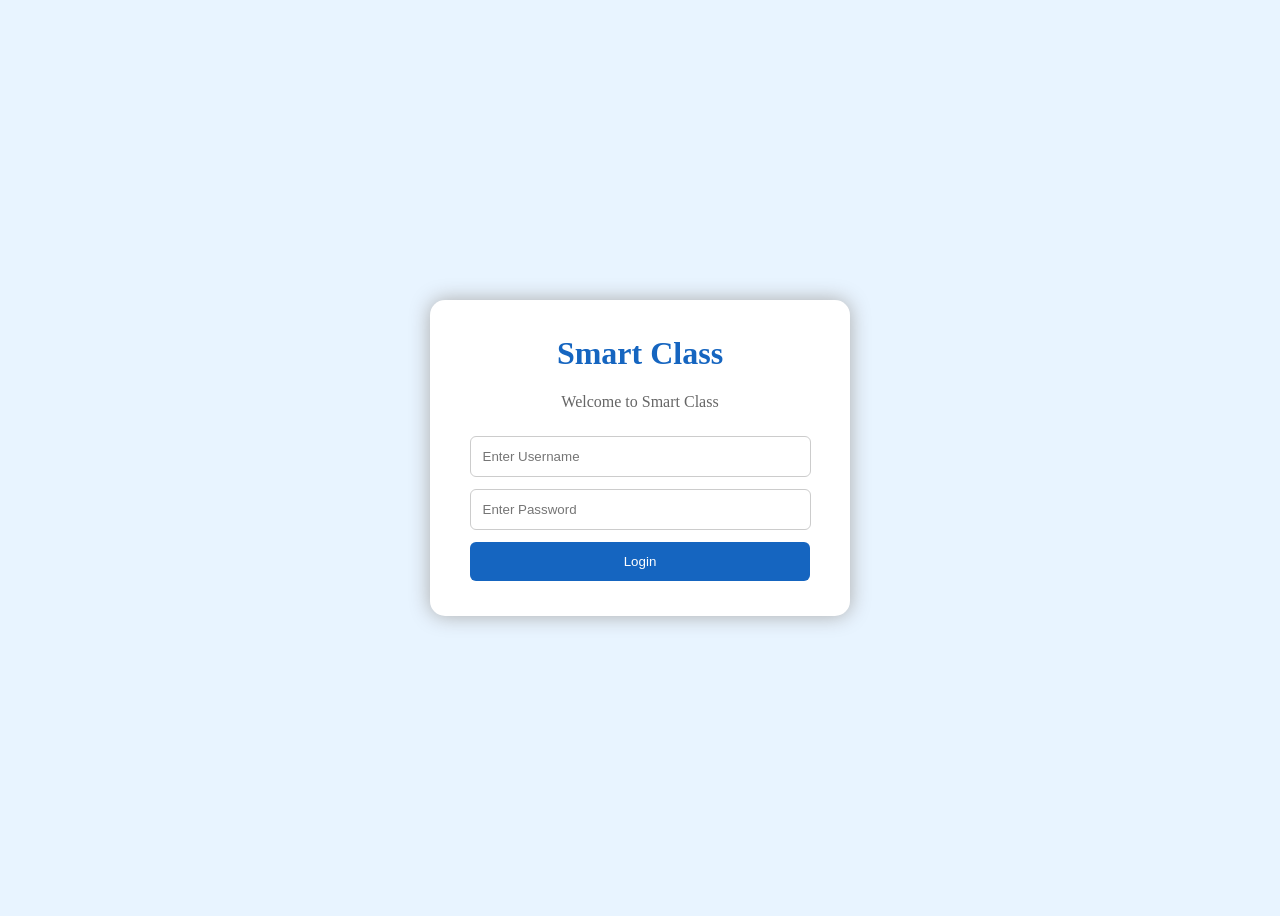
<file: index.html>
<!DOCTYPE html>
<html>
<head>
    <title>Smart Class - Login</title>
    <link rel="stylesheet" href="style.css">
</head>

<body class="login-page">

    <div class="login-box">

        <h1>Smart Class</h1>

        <p>Welcome to Smart Class</p>

        <input type="text" placeholder="Enter Username">

        <input type="password" placeholder="Enter Password">

        <button onclick="login()">Login</button>

    </div>

    <script>
        function login() {
            window.location.href = "home.html";
        }
    </script>

</body>
</html>
</file>
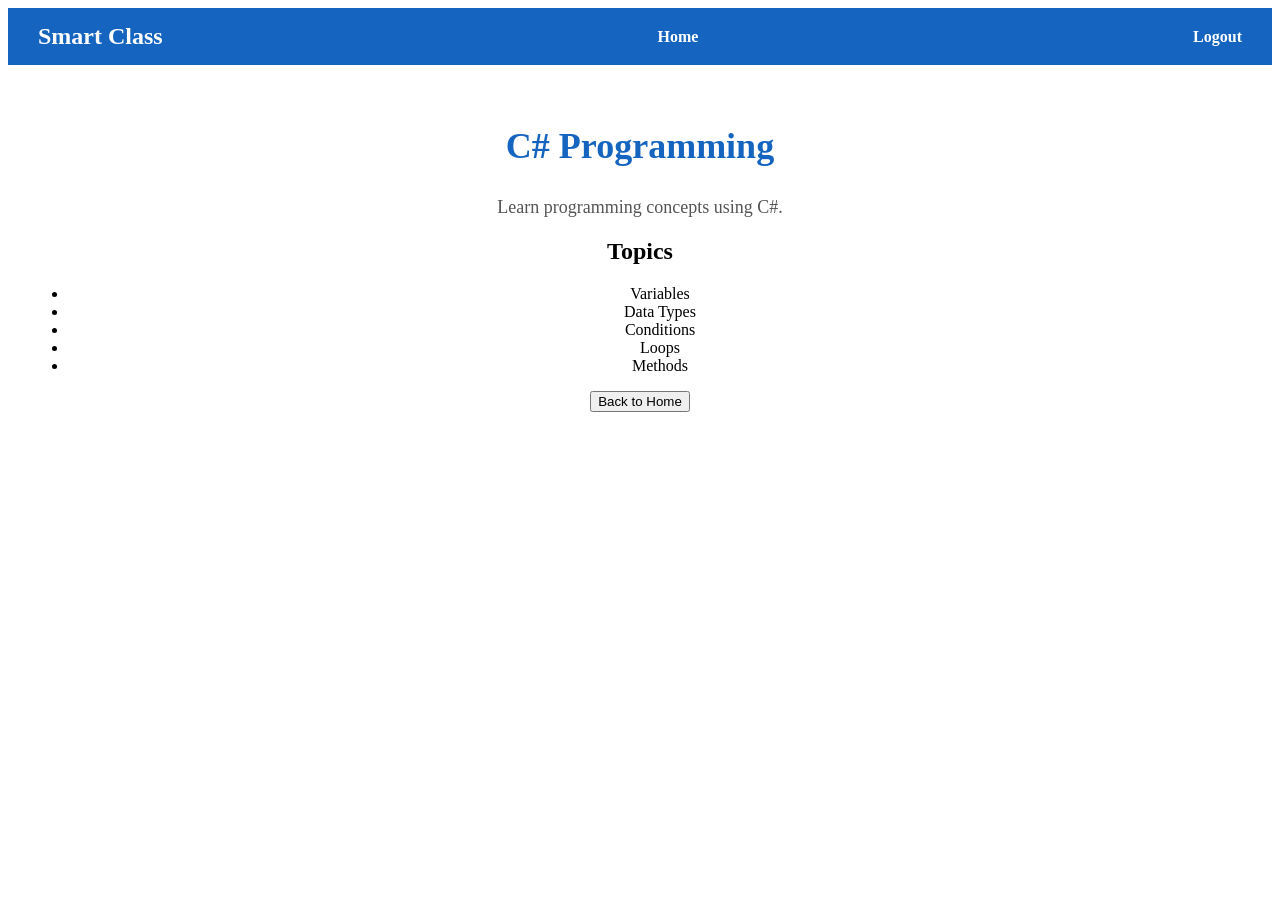
<file: csharp.html>
<!DOCTYPE html>
<html>
<head>
    <title>C# Programming</title>
    <link rel="stylesheet" href="style.css">
</head>

<body>

<nav>
    <h2>Smart Class</h2>
    <a href="home.html">Home</a>
    <a href="index.html">Logout</a>
</nav>

<section class="welcome">
    <h1>C# Programming</h1>

    <p>Learn programming concepts using C#.</p>

    <h2>Topics</h2>

    <ul>
        <li>Variables</li>
        <li>Data Types</li>
        <li>Conditions</li>
        <li>Loops</li>
        <li>Methods</li>
    </ul>

    <a href="home.html">
        <button>Back to Home</button>
    </a>
</section>

</body>
</html>
</file>
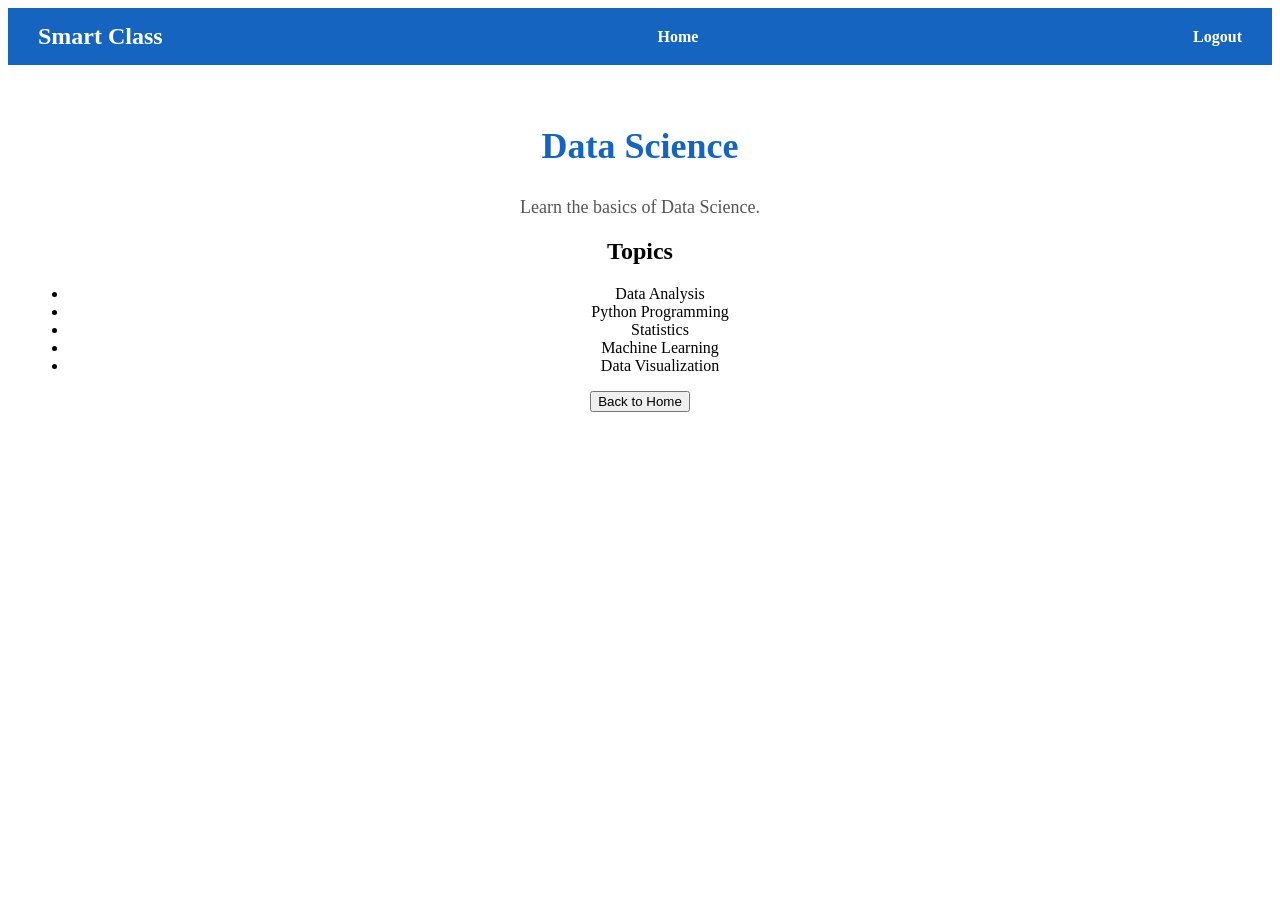
<file: data-science.html>
<!DOCTYPE html>
<html>
<head>
    <title>Data Science</title>
    <link rel="stylesheet" href="style.css">
</head>

<body>

<nav>
    <h2>Smart Class</h2>
    <a href="home.html">Home</a>
    <a href="index.html">Logout</a>
</nav>

<section class="welcome">

    <h1>Data Science</h1>

    <p>Learn the basics of Data Science.</p>

    <h2>Topics</h2>

    <ul>
        <li>Data Analysis</li>
        <li>Python Programming</li>
        <li>Statistics</li>
        <li>Machine Learning</li>
        <li>Data Visualization</li>
    </ul>

    <a href="home.html">
        <button>Back to Home</button>
    </a>

</section>

</body>
</html>
</file>
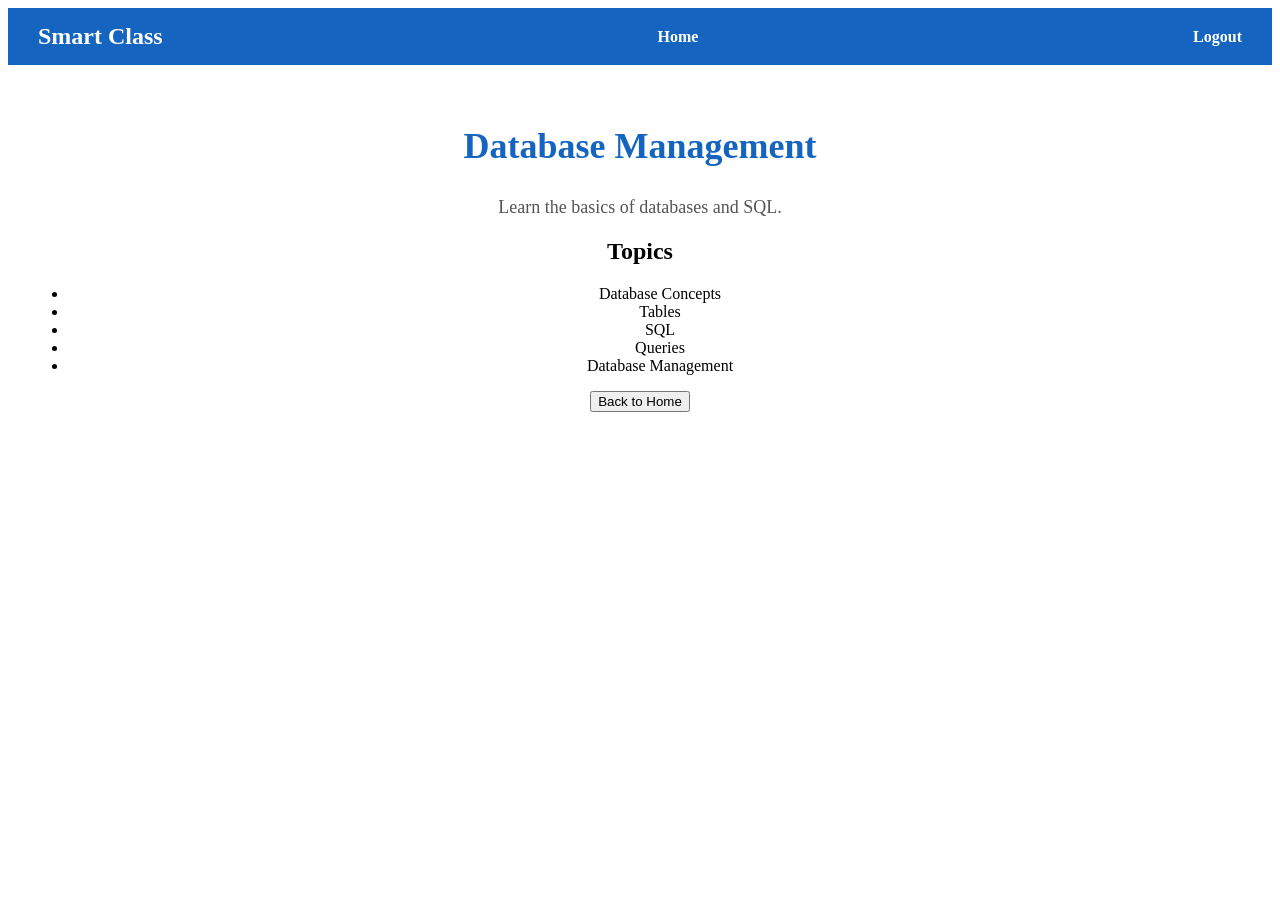
<file: database.html>
<!DOCTYPE html>
<html>
<head>
    <meta charset="UTF-8">

    <title>Database</title>
    <link rel="stylesheet" href="style.css">
</head>

<body>

<nav>
    <h2>Smart Class</h2>
    <a href="home.html">Home</a>
    <a href="index.html">Logout</a>
</nav>

<section class="welcome">
    <h1>Database Management</h1>

    <p>Learn the basics of databases and SQL.</p>

    <h2>Topics</h2>

    <ul>
        <li>Database Concepts</li>
        <li>Tables</li>
        <li>SQL</li>
        <li>Queries</li>
        <li>Database Management</li>
    </ul>

    <a href="home.html">
        <button>Back to Home</button>
    </a>
</section>

</body>
</html>
</file>
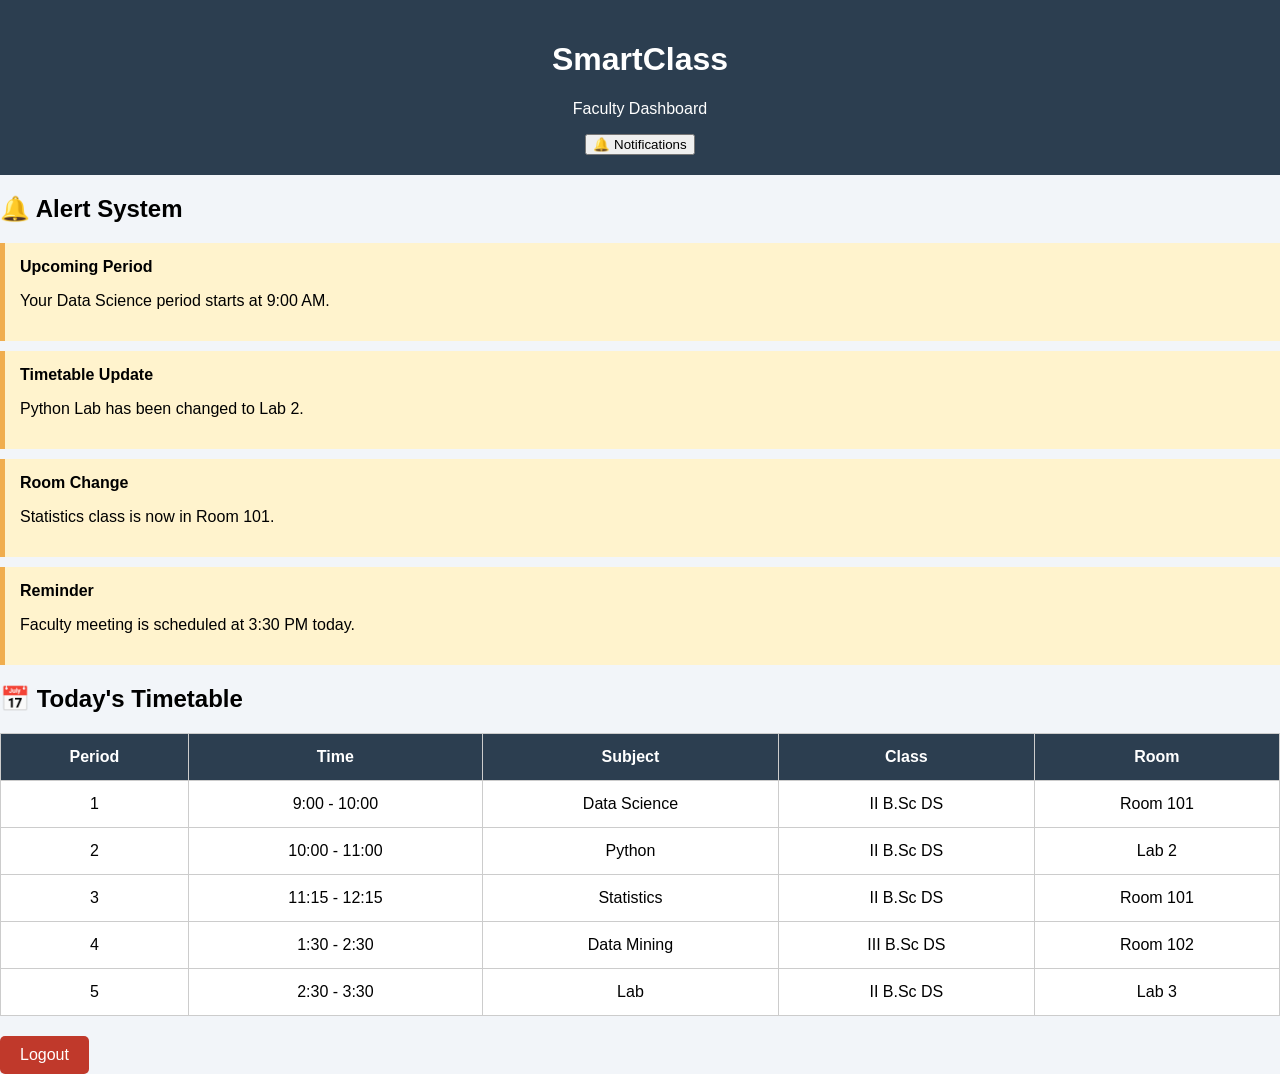
<file: faculty-dashboard.html>
<!DOCTYPE html>
<html>
<head>
    <title>Faculty Dashboard - SmartClass</title>

    <style>
        body {
            font-family: Arial;
            margin: 0;
            background: #f2f5f9;
        }

        .header {
            background: #2c3e50;
            color: white;
            padding: 20px;
            text-align: center;
        }

        .container {
            width: 90%;
            margin: 30px auto;
        }

        .welcome {
            background: white;
            padding: 20px;
            border-radius: 8px;
            margin-bottom: 20px;
        }

        .alert {
            background: #fff3cd;
            border-left: 5px solid #f0ad4e;
            padding: 15px;
            margin: 10px 0;
        }

        table {
            width: 100%;
            border-collapse: collapse;
            background: white;
            margin-top: 20px;
        }

        th, td {
            border: 1px solid #ccc;
            padding: 14px;
            text-align: center;
        }

        th {
            background: #2c3e50;
            color: white;
        }

        .logout {
            display: inline-block;
            margin-top: 20px;
            padding: 10px 20px;
            background: #c0392b;
            color: white;
            text-decoration: none;
            border-radius: 5px;
        }
    </style>
</head>

<body>

<div class="header">
    <h1>SmartClass</h1>
    <p>Faculty Dashboard</p>

    <button class="notification-btn" onclick="showAlerts()">
        🔔 Notifications
    </button>
</div>
<!-- Alert System -->

<div class="alert-container">

    <h2>🔔 Alert System</h2>

    <div class="alert">
        <strong>Upcoming Period</strong>
        <p>Your Data Science period starts at 9:00 AM.</p>
    </div>

    <div class="alert">
        <strong>Timetable Update</strong>
        <p>Python Lab has been changed to Lab 2.</p>
    </div>

    <div class="alert">
        <strong>Room Change</strong>
        <p>Statistics class is now in Room 101.</p>
    </div>

    <div class="alert">
        <strong>Reminder</strong>
        <p>Faculty meeting is scheduled at 3:30 PM today.</p>
    </div>

</div>

    <h2>📅 Today's Timetable</h2>

    <table>

        <tr>
            <th>Period</th>
            <th>Time</th>
            <th>Subject</th>
            <th>Class</th>
            <th>Room</th>
        </tr>

        <tr>
            <td>1</td>
            <td>9:00 - 10:00</td>
            <td>Data Science</td>
            <td>II B.Sc DS</td>
            <td>Room 101</td>
        </tr>

        <tr>
            <td>2</td>
            <td>10:00 - 11:00</td>
            <td>Python</td>
            <td>II B.Sc DS</td>
            <td>Lab 2</td>
        </tr>

        <tr>
            <td>3</td>
            <td>11:15 - 12:15</td>
            <td>Statistics</td>
            <td>II B.Sc DS</td>
            <td>Room 101</td>
        </tr>

        <tr>
            <td>4</td>
            <td>1:30 - 2:30</td>
            <td>Data Mining</td>
            <td>III B.Sc DS</td>
            <td>Room 102</td>
        </tr>

        <tr>
            <td>5</td>
            <td>2:30 - 3:30</td>
            <td>Lab</td>
            <td>II B.Sc DS</td>
            <td>Lab 3</td>
        </tr>

    </table>

    <a href="faculty-login.html" class="logout">Logout</a>

</div>

</body>
</html>
</file>
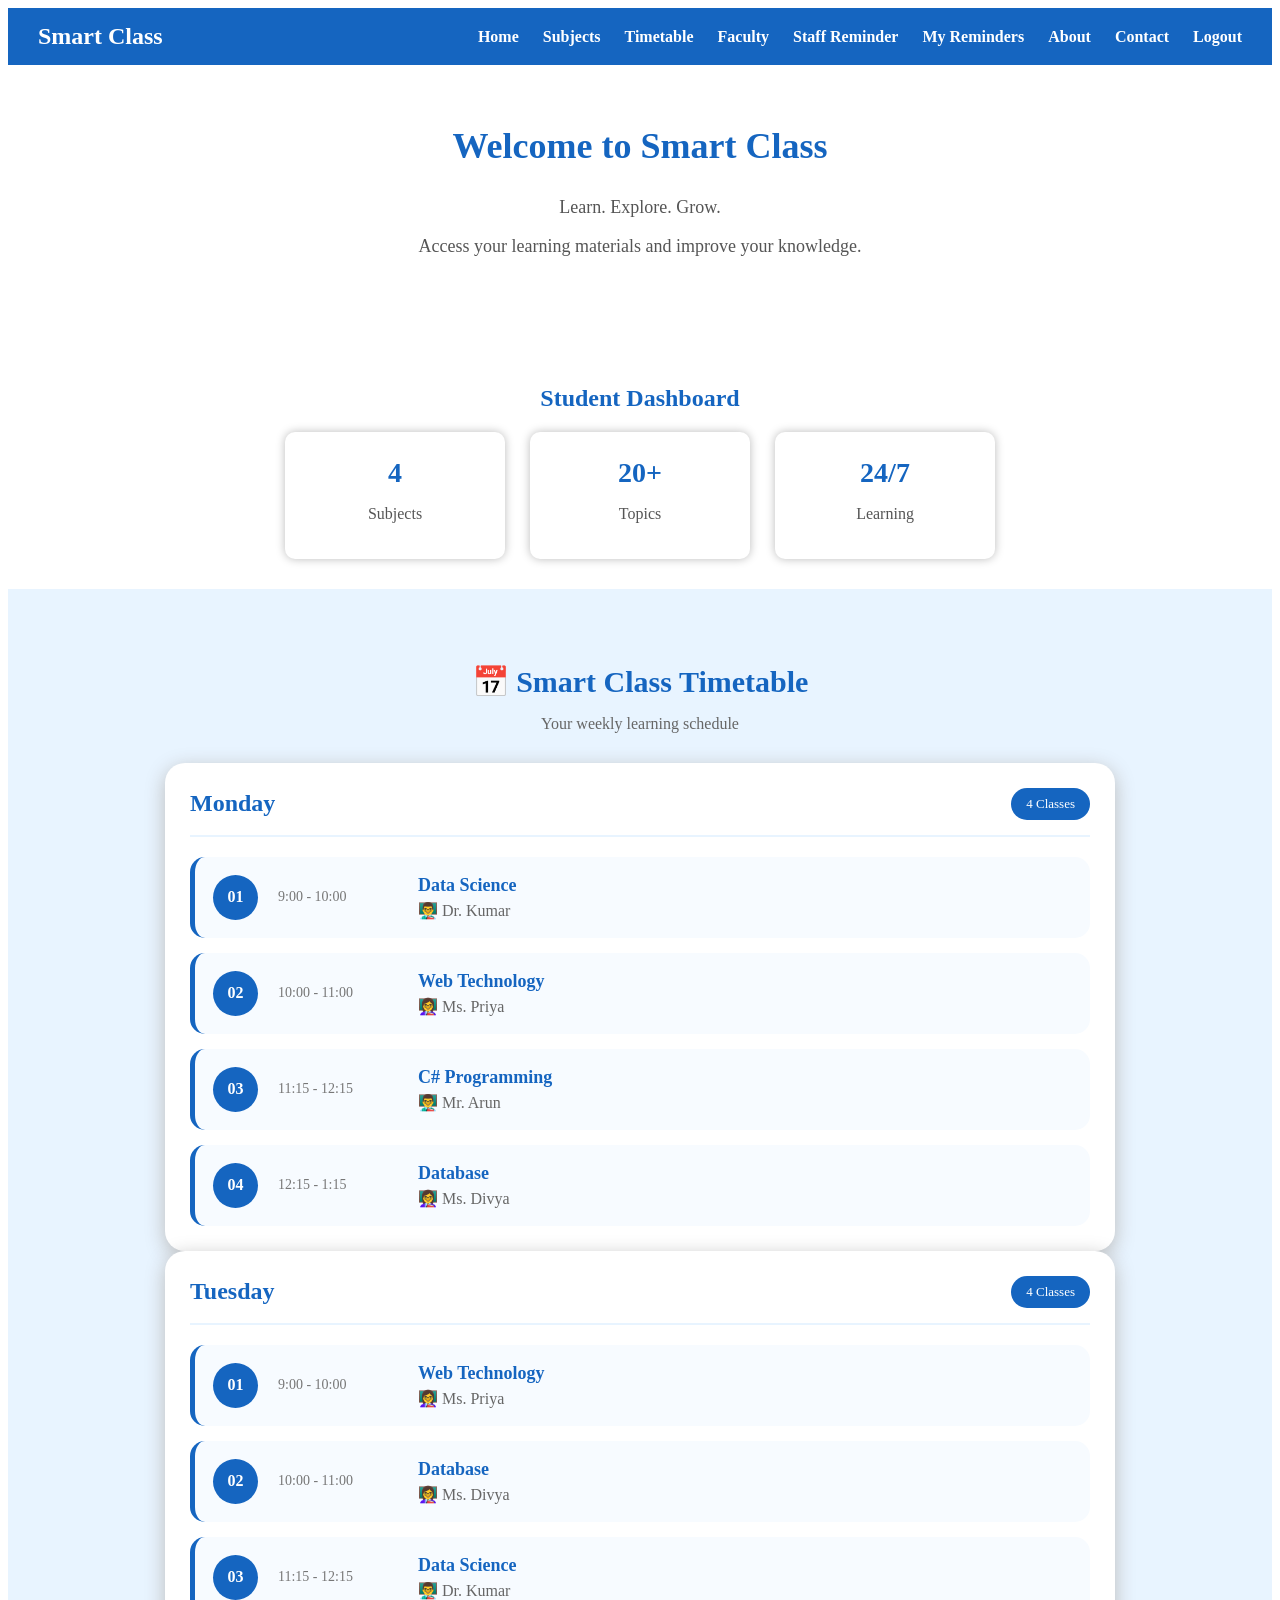
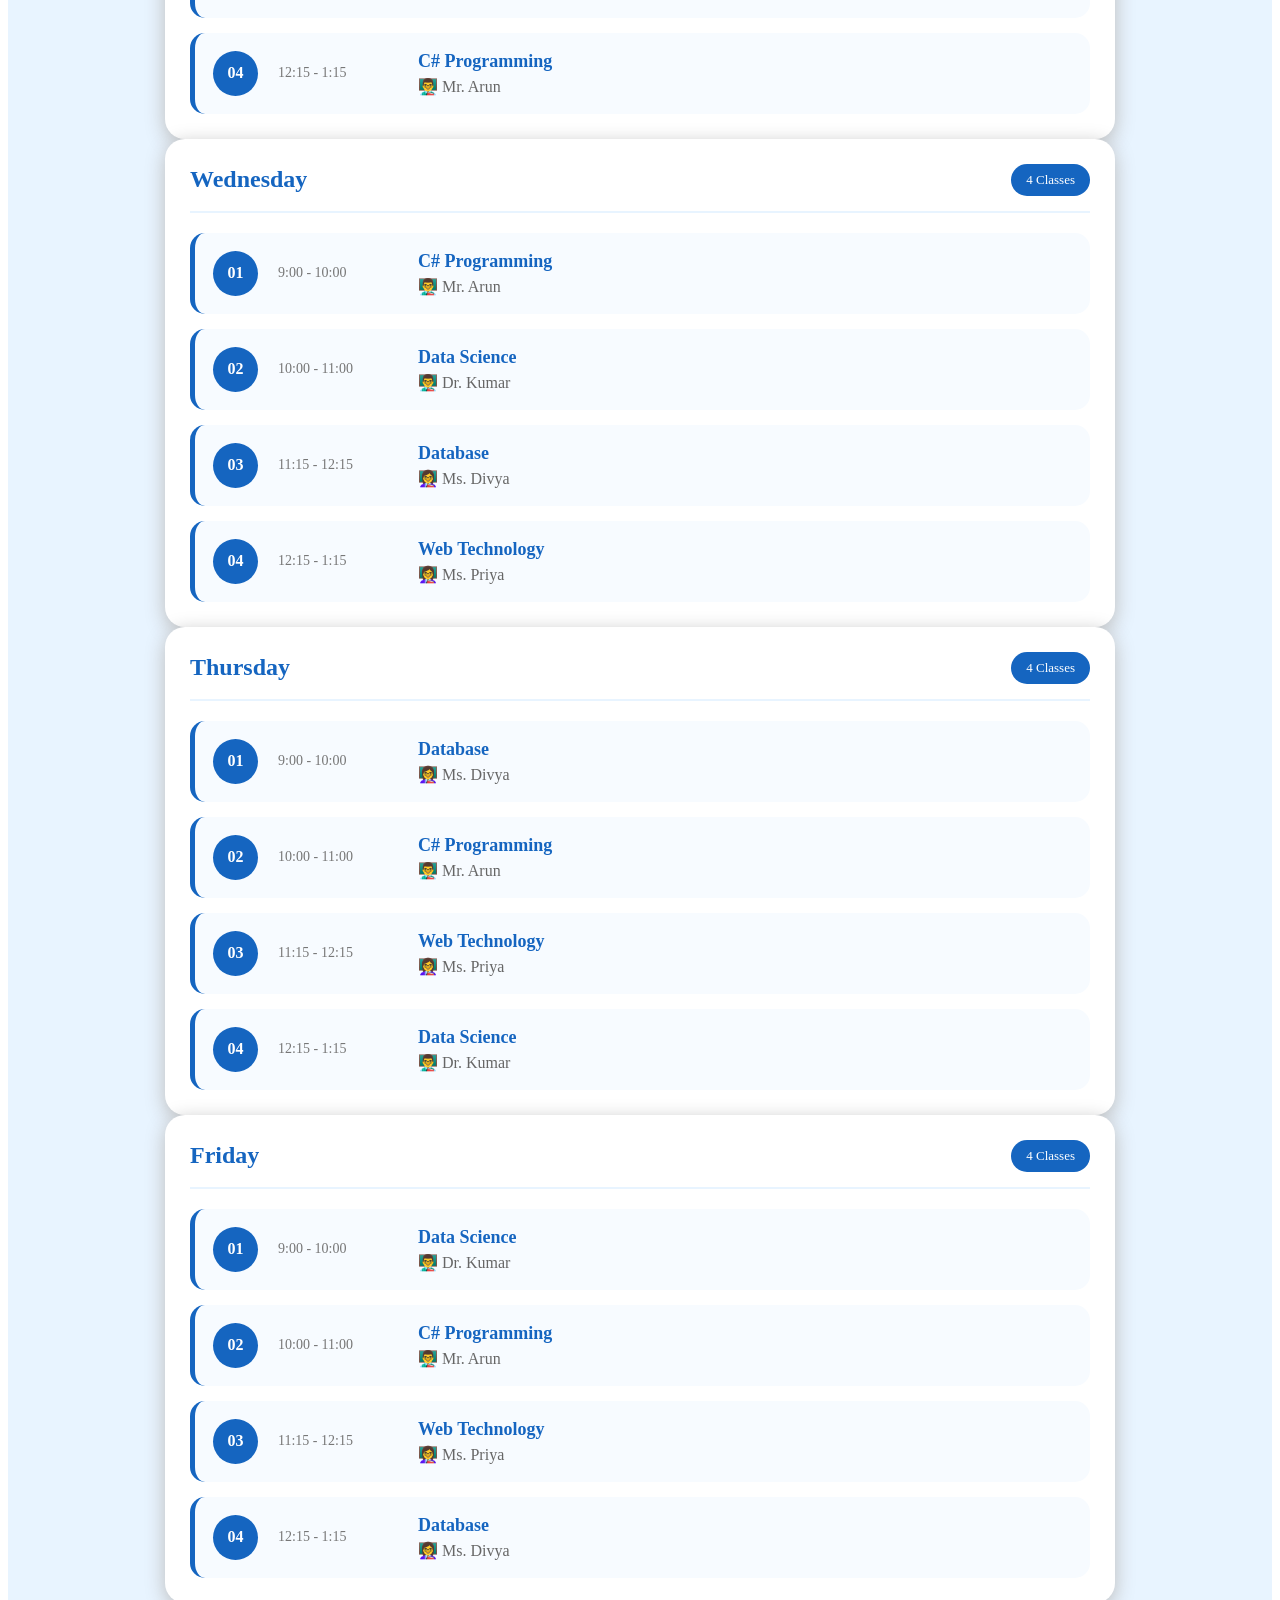
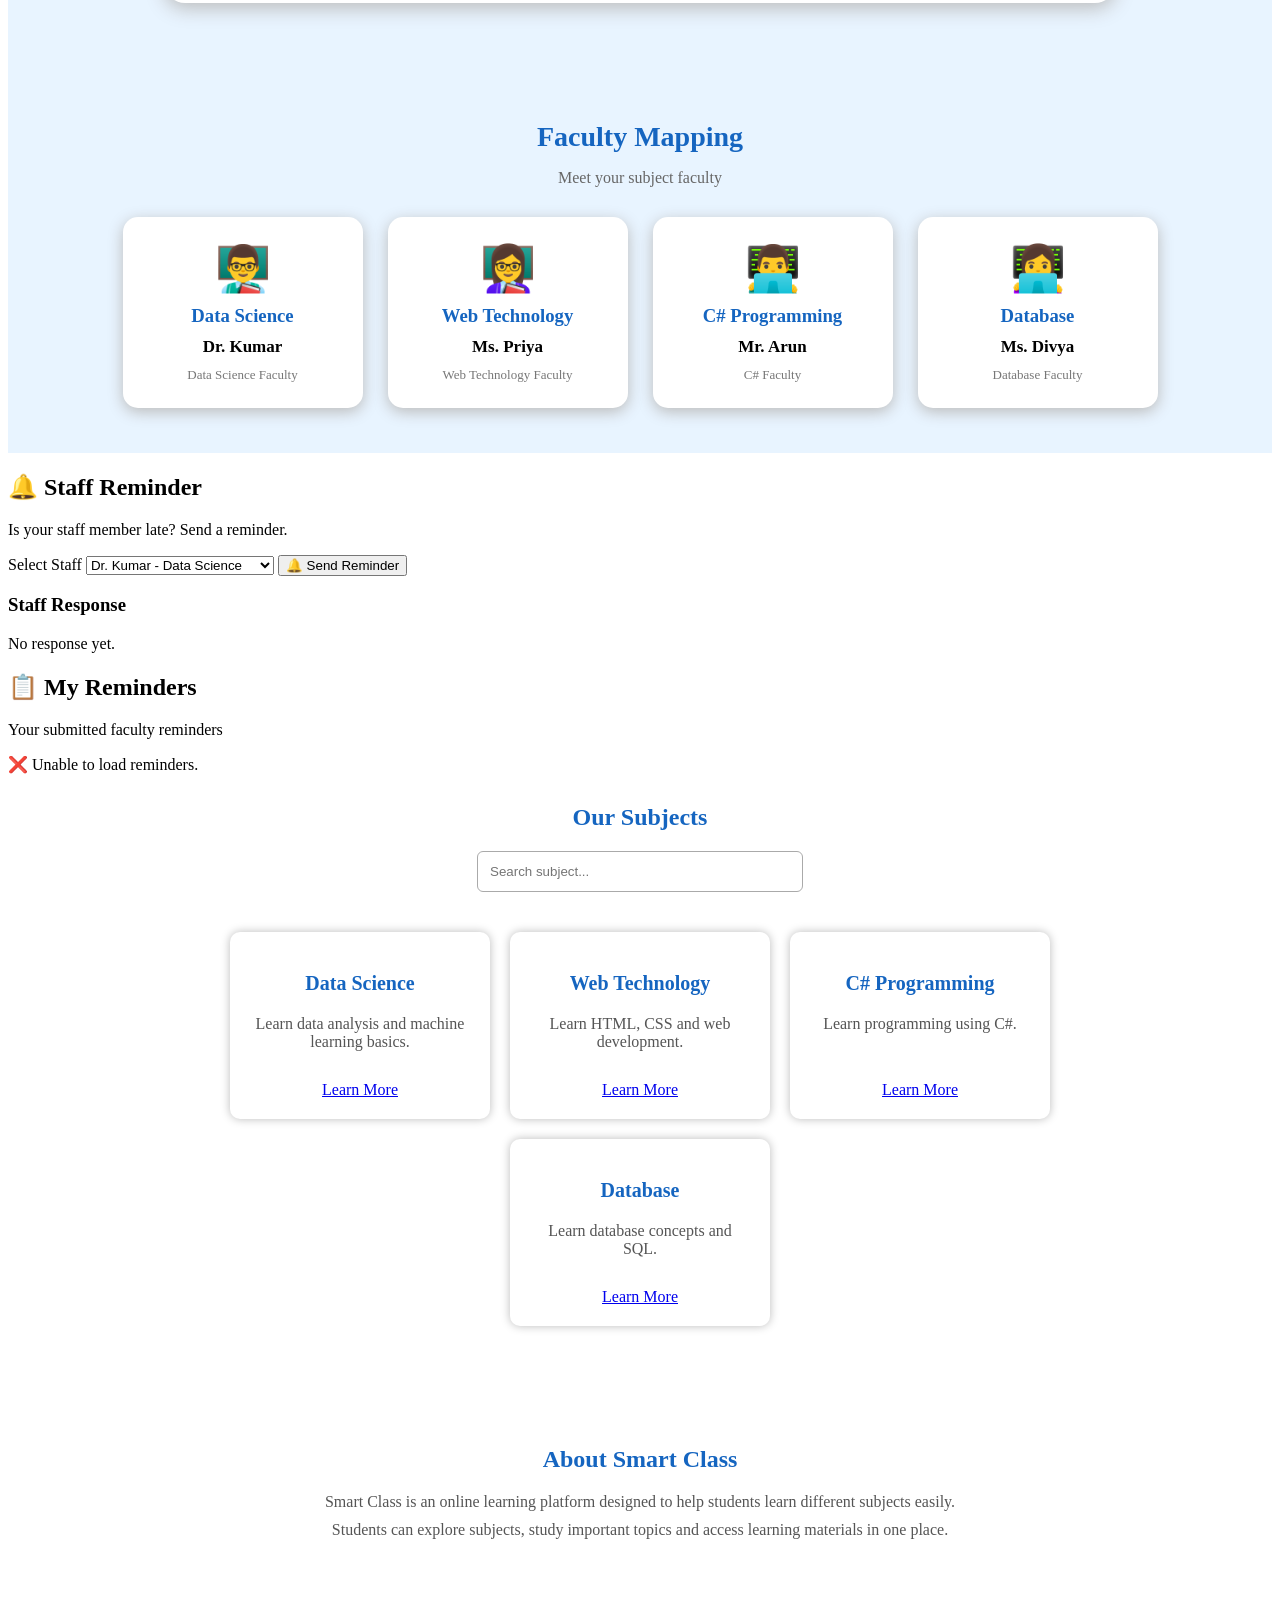
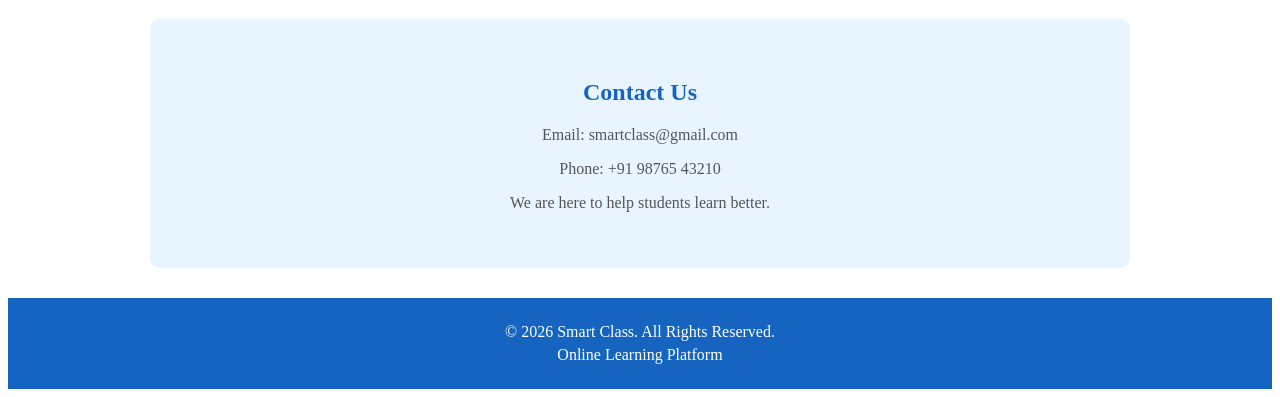
<file: home.html>
<!DOCTYPE html>
<html lang="en">

<head>

    <meta charset="UTF-8">

    <meta name="viewport" content="width=device-width, initial-scale=1.0">

    <title>Smart Class</title>

    <link rel="stylesheet" href="style.css">

</head>


<body>


<!-- ==================================================
     NAVIGATION
     ================================================== -->

<nav>

    <h2>Smart Class</h2>

    <div>

        <a href="home.html">Home</a>

        <a href="#subjects">Subjects</a>

        <a href="#timetable">Timetable</a>

        <a href="#faculty">Faculty</a>

        <a href="#reminder">Staff Reminder</a>

        <a href="#my-reminders">My Reminders</a>

        <a href="#about">About</a>

        <a href="#contact">Contact</a>

        <a href="index.html">Logout</a>

    </div>

</nav>



<!-- ==================================================
     WELCOME
     ================================================== -->

<section class="welcome">

    <h1>Welcome to Smart Class</h1>

    <p>Learn. Explore. Grow.</p>

    <p>
        Access your learning materials and improve your knowledge.
    </p>

</section>



<!-- ==================================================
     STUDENT DASHBOARD
     ================================================== -->

<section class="dashboard">

    <h2>Student Dashboard</h2>

    <div class="dashboard-box">

        <div>

            <h3>4</h3>

            <p>Subjects</p>

        </div>


        <div>

            <h3>20+</h3>

            <p>Topics</p>

        </div>


        <div>

            <h3>24/7</h3>

            <p>Learning</p>

        </div>

    </div>

</section>



<!-- ==================================================
     TIMETABLE
     ================================================== -->

<section id="timetable" class="creative-timetable">

    <h2>📅 Smart Class Timetable</h2>

    <p class="timetable-subtitle">
        Your weekly learning schedule
    </p>


    <!-- MONDAY -->

    <div class="day-card">

        <div class="day-header">

            <h3>Monday</h3>

            <span>4 Classes</span>

        </div>


        <div class="period-list">


            <div class="period-card">

                <div class="period-number">01</div>

                <div class="period-time">
                    9:00 - 10:00
                </div>

                <div class="period-info">

                    <h4>Data Science</h4>

                    <p>👨‍🏫 Dr. Kumar</p>

                </div>

            </div>


            <div class="period-card">

                <div class="period-number">02</div>

                <div class="period-time">
                    10:00 - 11:00
                </div>

                <div class="period-info">

                    <h4>Web Technology</h4>

                    <p>👩‍🏫 Ms. Priya</p>

                </div>

            </div>


            <div class="period-card">

                <div class="period-number">03</div>

                <div class="period-time">
                    11:15 - 12:15
                </div>

                <div class="period-info">

                    <h4>C# Programming</h4>

                    <p>👨‍🏫 Mr. Arun</p>

                </div>

            </div>


            <div class="period-card">

                <div class="period-number">04</div>

                <div class="period-time">
                    12:15 - 1:15
                </div>

                <div class="period-info">

                    <h4>Database</h4>

                    <p>👩‍🏫 Ms. Divya</p>

                </div>

            </div>

        </div>

    </div>



    <!-- TUESDAY -->

    <div class="day-card">

        <div class="day-header">

            <h3>Tuesday</h3>

            <span>4 Classes</span>

        </div>


        <div class="period-list">


            <div class="period-card">

                <div class="period-number">01</div>

                <div class="period-time">
                    9:00 - 10:00
                </div>

                <div class="period-info">

                    <h4>Web Technology</h4>

                    <p>👩‍🏫 Ms. Priya</p>

                </div>

            </div>


            <div class="period-card">

                <div class="period-number">02</div>

                <div class="period-time">
                    10:00 - 11:00
                </div>

                <div class="period-info">

                    <h4>Database</h4>

                    <p>👩‍🏫 Ms. Divya</p>

                </div>

            </div>


            <div class="period-card">

                <div class="period-number">03</div>

                <div class="period-time">
                    11:15 - 12:15
                </div>

                <div class="period-info">

                    <h4>Data Science</h4>

                    <p>👨‍🏫 Dr. Kumar</p>

                </div>

            </div>


            <div class="period-card">

                <div class="period-number">04</div>

                <div class="period-time">
                    12:15 - 1:15
                </div>

                <div class="period-info">

                    <h4>C# Programming</h4>

                    <p>👨‍🏫 Mr. Arun</p>

                </div>

            </div>

        </div>

    </div>



    <!-- WEDNESDAY -->

    <div class="day-card">

        <div class="day-header">

            <h3>Wednesday</h3>

            <span>4 Classes</span>

        </div>


        <div class="period-list">


            <div class="period-card">

                <div class="period-number">01</div>

                <div class="period-time">
                    9:00 - 10:00
                </div>

                <div class="period-info">

                    <h4>C# Programming</h4>

                    <p>👨‍🏫 Mr. Arun</p>

                </div>

            </div>


            <div class="period-card">

                <div class="period-number">02</div>

                <div class="period-time">
                    10:00 - 11:00
                </div>

                <div class="period-info">

                    <h4>Data Science</h4>

                    <p>👨‍🏫 Dr. Kumar</p>

                </div>

            </div>


            <div class="period-card">

                <div class="period-number">03</div>

                <div class="period-time">
                    11:15 - 12:15
                </div>

                <div class="period-info">

                    <h4>Database</h4>

                    <p>👩‍🏫 Ms. Divya</p>

                </div>

            </div>


            <div class="period-card">

                <div class="period-number">04</div>

                <div class="period-time">
                    12:15 - 1:15
                </div>

                <div class="period-info">

                    <h4>Web Technology</h4>

                    <p>👩‍🏫 Ms. Priya</p>

                </div>

            </div>

        </div>

    </div>



    <!-- THURSDAY -->

    <div class="day-card">

        <div class="day-header">

            <h3>Thursday</h3>

            <span>4 Classes</span>

        </div>


        <div class="period-list">


            <div class="period-card">

                <div class="period-number">01</div>

                <div class="period-time">
                    9:00 - 10:00
                </div>

                <div class="period-info">

                    <h4>Database</h4>

                    <p>👩‍🏫 Ms. Divya</p>

                </div>

            </div>


            <div class="period-card">

                <div class="period-number">02</div>

                <div class="period-time">
                    10:00 - 11:00
                </div>

                <div class="period-info">

                    <h4>C# Programming</h4>

                    <p>👨‍🏫 Mr. Arun</p>

                </div>

            </div>


            <div class="period-card">

                <div class="period-number">03</div>

                <div class="period-time">
                    11:15 - 12:15
                </div>

                <div class="period-info">

                    <h4>Web Technology</h4>

                    <p>👩‍🏫 Ms. Priya</p>

                </div>

            </div>


            <div class="period-card">

                <div class="period-number">04</div>

                <div class="period-time">
                    12:15 - 1:15
                </div>

                <div class="period-info">

                    <h4>Data Science</h4>

                    <p>👨‍🏫 Dr. Kumar</p>

                </div>

            </div>

        </div>

    </div>



    <!-- FRIDAY -->

    <div class="day-card">

        <div class="day-header">

            <h3>Friday</h3>

            <span>4 Classes</span>

        </div>


        <div class="period-list">


            <div class="period-card">

                <div class="period-number">01</div>

                <div class="period-time">
                    9:00 - 10:00
                </div>

                <div class="period-info">

                    <h4>Data Science</h4>

                    <p>👨‍🏫 Dr. Kumar</p>

                </div>

            </div>


            <div class="period-card">

                <div class="period-number">02</div>

                <div class="period-time">
                    10:00 - 11:00
                </div>

                <div class="period-info">

                    <h4>C# Programming</h4>

                    <p>👨‍🏫 Mr. Arun</p>

                </div>

            </div>


            <div class="period-card">

                <div class="period-number">03</div>

                <div class="period-time">
                    11:15 - 12:15
                </div>

                <div class="period-info">

                    <h4>Web Technology</h4>

                    <p>👩‍🏫 Ms. Priya</p>

                </div>

            </div>


            <div class="period-card">

                <div class="period-number">04</div>

                <div class="period-time">
                    12:15 - 1:15
                </div>

                <div class="period-info">

                    <h4>Database</h4>

                    <p>👩‍🏫 Ms. Divya</p>

                </div>

            </div>

        </div>

    </div>

</section>



<!-- ==================================================
     FACULTY
     ================================================== -->

<section id="faculty" class="faculty">

    <h2>Faculty Mapping</h2>

    <p class="faculty-subtitle">
        Meet your subject faculty
    </p>


    <div class="faculty-box">


        <div class="faculty-card">

            <div class="faculty-icon">👨‍🏫</div>

            <h3>Data Science</h3>

            <p>Dr. Kumar</p>

            <span>Data Science Faculty</span>

        </div>


        <div class="faculty-card">

            <div class="faculty-icon">👩‍🏫</div>

            <h3>Web Technology</h3>

            <p>Ms. Priya</p>

            <span>Web Technology Faculty</span>

        </div>


        <div class="faculty-card">

            <div class="faculty-icon">👨‍💻</div>

            <h3>C# Programming</h3>

            <p>Mr. Arun</p>

            <span>C# Faculty</span>

        </div>


        <div class="faculty-card">

            <div class="faculty-icon">👩‍💻</div>

            <h3>Database</h3>

            <p>Ms. Divya</p>

            <span>Database Faculty</span>

        </div>

    </div>

</section>



<!-- ==================================================
     STAFF REMINDER
     ================================================== -->

<section id="reminder" class="reminder-section">

    <h2>🔔 Staff Reminder</h2>

    <p class="reminder-subtitle">
        Is your staff member late? Send a reminder.
    </p>


    <div class="reminder-box">


        <label for="staffSelect">
            Select Staff
        </label>


        <select id="staffSelect">

            <option value="Dr. Kumar">
                Dr. Kumar - Data Science
            </option>

            <option value="Ms. Priya">
                Ms. Priya - Web Technology
            </option>

            <option value="Mr. Arun">
                Mr. Arun - C# Programming
            </option>

            <option value="Ms. Divya">
                Ms. Divya - Database
            </option>

        </select>


        <button
            type="button"
            onclick="sendReminder()">

            🔔 Send Reminder

        </button>


        <p id="reminderMessage"></p>

    </div>


    <!-- STAFF RESPONSE -->

    <div class="staff-response">

        <h3>Staff Response</h3>

        <p id="staffResponse">
            No response yet.
        </p>

    </div>

</section>



<!-- ==================================================
     MY REMINDERS
     ================================================== -->

<section id="my-reminders" class="my-reminders">

    <h2>📋 My Reminders</h2>

    <p class="reminders-subtitle">
        Your submitted faculty reminders
    </p>


    <div id="reminderList">

        <p>Loading reminders...</p>

    </div>

</section>



<!-- ==================================================
     SUBJECTS
     ================================================== -->

<section>

    <h2 id="subjects" class="title">
        Our Subjects
    </h2>


    <div class="search-box">

        <input
            type="text"
            id="searchInput"
            placeholder="Search subject..."
        >

    </div>


    <div class="subjects">


        <div class="card">

            <h3>Data Science</h3>

            <p>
                Learn data analysis and machine learning basics.
            </p>

            <a
                href="data-science.html"
                class="learn-more">

                Learn More

            </a>

        </div>


        <div class="card">

            <h3>Web Technology</h3>

            <p>
                Learn HTML, CSS and web development.
            </p>

            <a
                href="web-technology.html"
                class="learn-more">

                Learn More

            </a>

        </div>


        <div class="card">

            <h3>C# Programming</h3>

            <p>
                Learn programming using C#.
            </p>

            <a
                href="csharp.html"
                class="learn-more">

                Learn More

            </a>

        </div>


        <div class="card">

            <h3>Database</h3>

            <p>
                Learn database concepts and SQL.
            </p>

            <a
                href="database.html"
                class="learn-more">

                Learn More

            </a>

        </div>

    </div>

</section>



<!-- ==================================================
     ABOUT
     ================================================== -->

<section id="about" class="about">

    <h2>About Smart Class</h2>

    <p>
        Smart Class is an online learning platform designed
        to help students learn different subjects easily.
    </p>

    <p>
        Students can explore subjects, study important topics
        and access learning materials in one place.
    </p>

</section>



<!-- ==================================================
     CONTACT
     ================================================== -->

<section id="contact" class="contact">

    <h2>Contact Us</h2>

    <p>Email: smartclass@gmail.com</p>

    <p>Phone: +91 98765 43210</p>

    <p>
        We are here to help students learn better.
    </p>

</section>



<!-- ==================================================
     FOOTER
     ================================================== -->

<footer>

    <p>
        © 2026 Smart Class. All Rights Reserved.
    </p>

    <p>
        Online Learning Platform
    </p>

</footer>



<!-- ==================================================
     JAVASCRIPT
     ================================================== -->

<script>


/* ==================================================
   SUBJECT SEARCH
   ================================================== */

document
    .getElementById("searchInput")
    .addEventListener("keyup", function() {

        let search =
            this.value.toLowerCase();

        let cards =
            document.querySelectorAll(".card");


        cards.forEach(function(card) {

            let subject =
                card
                    .querySelector("h3")
                    .textContent
                    .toLowerCase();


            if (subject.includes(search)) {

                card.style.display = "block";

            }

            else {

                card.style.display = "none";

            }

        });

    });



/* ==================================================
   SEND STAFF REMINDER
   ================================================== */

function sendReminder() {


    let staff =
        document
            .getElementById("staffSelect")
            .value;


    let subject = "";


    if (staff === "Dr. Kumar") {

        subject = "Data Science";

    }

    else if (staff === "Ms. Priya") {

        subject = "Web Technology";

    }

    else if (staff === "Mr. Arun") {

        subject = "C# Programming";

    }

    else if (staff === "Ms. Divya") {

        subject = "Database";

    }


    let reminder = {

        student: "Student",

        className: "II B.Sc DS",

        staff: staff,

        subject: subject,

        message:
            "Faculty, you are late for the class."

    };


    document
        .getElementById("reminderMessage")
        .innerHTML =
        "⏳ Sending reminder...";


    fetch("reminder.php", {

        method: "POST",

        headers: {

            "Content-Type":
                "application/x-www-form-urlencoded"

        },


        body:

            "student=" +
            encodeURIComponent(
                reminder.student
            )

            +

            "&className=" +
            encodeURIComponent(
                reminder.className
            )

            +

            "&staff=" +
            encodeURIComponent(
                reminder.staff
            )

            +

            "&subject=" +
            encodeURIComponent(
                reminder.subject
            )

            +

            "&message=" +
            encodeURIComponent(
                reminder.message
            )

    })


    .then(function(response) {

        return response.text();

    })


    .then(function(result) {

        console.log(
            "PHP response:",
            result
        );


        if (
            result.trim() === "success"
        ) {


            document
                .getElementById(
                    "reminderMessage"
                )
                .innerHTML =
                "✅ Reminder saved to database!";


            document
                .getElementById(
                    "staffResponse"
                )
                .innerHTML =
                "⏳ Waiting for staff response...";


            // Reload reminders immediately
            loadReminders();

        }


        else {

            document
                .getElementById(
                    "reminderMessage"
                )
                .innerHTML =
                "❌ Failed to save reminder.";

        }

    })


    .catch(function(error) {

        console.error(
            "Error:",
            error
        );


        document
            .getElementById(
                "reminderMessage"
            )
            .innerHTML =
            "❌ Server error.";

    });

}



/* ==================================================
   LOAD MY REMINDERS FROM DATABASE
   ================================================== */

function loadReminders() {


    let reminderList =
        document.getElementById(
            "reminderList"
        );


    reminderList.innerHTML =
        "<p>Loading reminders...</p>";


    fetch("get_reminder.php")


        .then(function(response) {

            if (!response.ok) {

                throw new Error(
                    "HTTP error: " +
                    response.status
                );

            }


            return response.json();

        })


        .then(function(data) {


            console.log(
                "Reminders retrieved:",
                data
            );


            reminderList.innerHTML = "";


            if (
                !Array.isArray(data) ||
                data.length === 0
            ) {

                reminderList.innerHTML =
                    "<p>No reminders found.</p>";

                return;

            }


            data.forEach(function(reminder) {


                let card =
                    document.createElement(
                        "div"
                    );


                card.className =
                    "my-reminder-card";


                card.innerHTML =

                    "<h3>🔔 " +
                    escapeHTML(
                        reminder.staff
                    ) +
                    "</h3>" +

                    "<p><strong>Subject:</strong> " +
                    escapeHTML(
                        reminder.subject
                    ) +
                    "</p>" +

                    "<p><strong>Class:</strong> " +
                    escapeHTML(
                        reminder.class_name
                    ) +
                    "</p>" +

                    "<p><strong>Message:</strong> " +
                    escapeHTML(
                        reminder.message
                    ) +
                    "</p>" +

                    "<p><strong>Time:</strong> " +
                    escapeHTML(
                        reminder.reminder_time
                    ) +
                    "</p>" +

                    "<p><strong>Status:</strong> " +

                    "<span class='reminder-status'>" +

                    escapeHTML(
                        reminder.status
                    ) +

                    "</span></p>" +

                    "<p><strong>Reminder ID:</strong> " +
                    escapeHTML(
                        reminder.id
                    ) +
                    "</p>";


                reminderList.appendChild(
                    card
                );

            });

        })


        .catch(function(error) {


            console.error(
                "Error loading reminders:",
                error
            );


            reminderList.innerHTML =

                "<p>❌ Unable to load reminders.</p>";

        });

}



/* ==================================================
   ESCAPE HTML
   ================================================== */

function escapeHTML(value) {

    if (value === null ||
        value === undefined) {

        return "";

    }


    let div =
        document.createElement("div");


    div.textContent =
        String(value);


    return div.innerHTML;

}



/* ==================================================
   FACULTY RESPONSE
   ================================================== */

function checkFacultyResponse() {


    let response =
        localStorage.getItem(
            "facultyResponse"
        );


    if (!response) {

        return;

    }


    try {


        let data =
            JSON.parse(response);


        document
            .getElementById(
                "staffResponse"
            )
            .innerHTML =

            "✅ Faculty Response: " +

            escapeHTML(
                data.status
            )

            +

            "<br><br>" +

            "<small>Response time: " +

            escapeHTML(
                data.time
            )

            +

            "</small>";


    }

    catch(error) {

        console.error(
            "Invalid faculty response:",
            error
        );

    }

}



/* ==================================================
   PAGE LOAD
   ================================================== */

// Load reminders immediately
loadReminders();


// Check faculty response
checkFacultyResponse();


// Refresh reminders every 5 seconds
setInterval(
    loadReminders,
    5000
);


// Check faculty response every 2 seconds
setInterval(
    checkFacultyResponse,
    2000
);


</script>


</body>

</html>
</file>
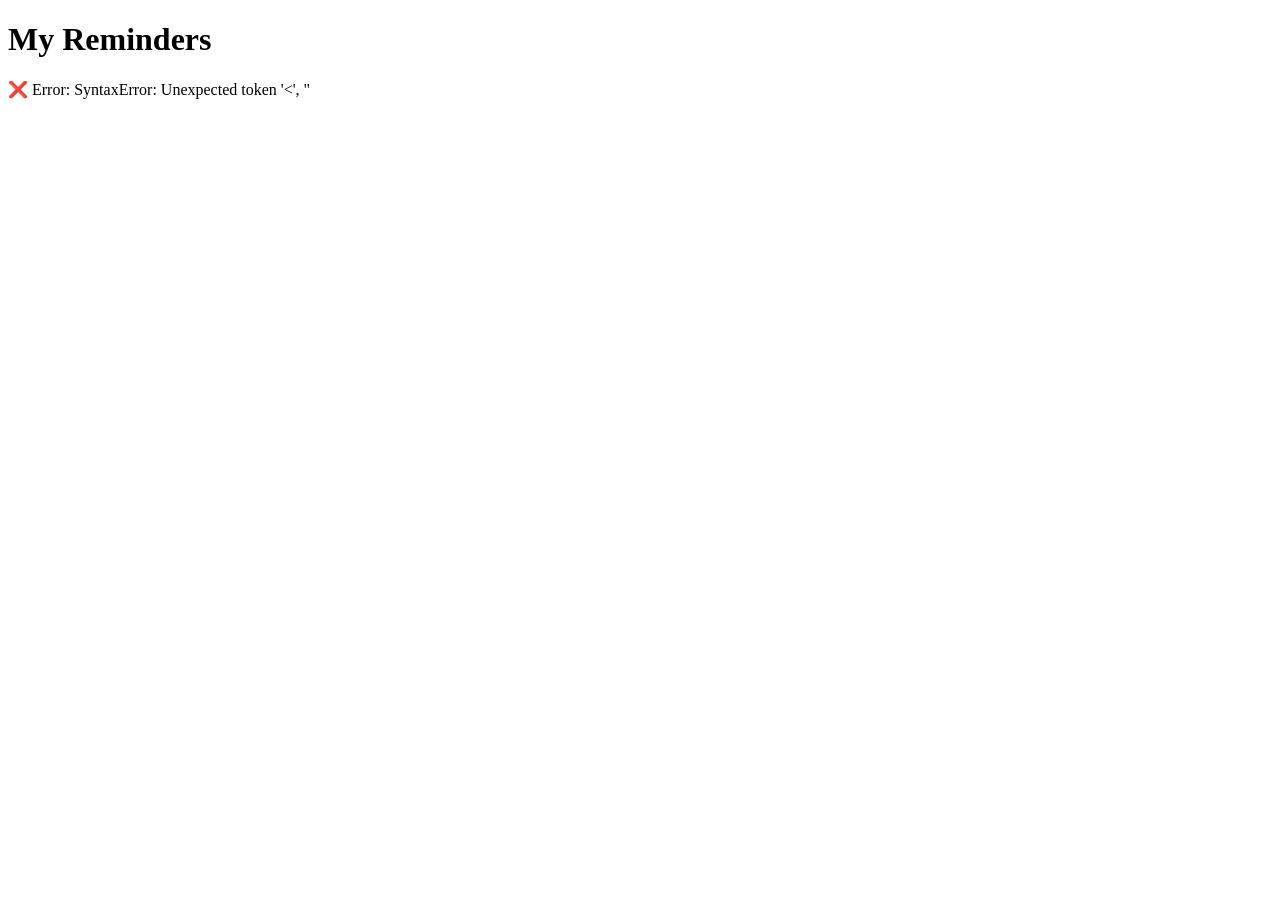
<file: test.html>
<!DOCTYPE html>
<html>

<head>
    <title>Reminder Test</title>
</head>

<body>

    <h1>My Reminders</h1>

    <div id="reminderList">
        Loading...
    </div>


    <script>

        fetch("get_reminder.php")

            .then(response => {

                console.log("Response received");

                return response.json();

            })

            .then(data => {

                console.log("Database data:", data);

                let list =
                    document.getElementById("reminderList");

                list.innerHTML = "";


                data.forEach(reminder => {

                    let div =
                        document.createElement("div");


                    div.style.border =
                        "1px solid black";

                    div.style.padding =
                        "15px";

                    div.style.margin =
                        "10px";


                    div.innerHTML =

                        "<h3>🔔 " +
                        reminder.staff +
                        "</h3>" +

                        "<p>Subject: " +
                        reminder.subject +
                        "</p>" +

                        "<p>Class: " +
                        reminder.class_name +
                        "</p>" +

                        "<p>Message: " +
                        reminder.message +
                        "</p>" +

                        "<p>Status: " +
                        reminder.status +
                        "</p>" +

                        "<p>ID: " +
                        reminder.id +
                        "</p>";


                    list.appendChild(div);

                });

            })


            .catch(error => {

                console.error(error);

                document.getElementById(
                    "reminderList"
                ).innerHTML =
                    "❌ Error: " + error;

            });

    </script>

</body>

</html>
</file>
<file: style.css>
nav {
    background-color: #1565c0;
    color: white;
    padding: 15px 30px;
    display: flex;
    justify-content: space-between;
    align-items: center;
}

nav h2 {
    margin: 0;
}

nav a {
    color: white;
    text-decoration: none;
    margin-left: 20px;
    font-weight: bold;
}

nav a:hover {
    text-decoration: underline;
}

.welcome {
    background-color: white;
    padding: 50px 20px;
    text-align: center;
}

.welcome h1 {
    margin-top: 0;
    color: #1565c0;
}

.welcome p {
    color: #555;
}

.title {
    text-align: center;
    color: #1565c0;
    margin-top: 30px;
}

.subjects {
    display: flex;
    justify-content: center;
    gap: 20px;
    flex-wrap: wrap;
    padding: 20px;
}

.card {
    background-color: white;
    width: 220px;
    padding: 20px;
    text-align: center;
    border-radius: 10px;
    box-shadow: 0 0 10px #bbb;
}

.card h3 {
    color: #1565c0;
}

.card p {
    color: #555;
    min-height: 50px;
}

.card button {
    width: 150px;
}
.about {
    background-color: white;
    margin-top: 40px;
    padding: 40px;
    text-align: center;
}

.about h2 {
    color: #1565c0;
}

.about p {
    color: #555;
    max-width: 700px;
    margin: 10px auto;
}
.contact {
    background-color: #e8f4ff;
    padding: 40px;
    text-align: center;
    margin-top: 30px;
}

.contact h2 {
    color: #1565c0;
}

.contact p {
    color: #555;
}
footer {
    background-color: #1565c0;
    color: white;
    text-align: center;
    padding: 20px;
    margin-top: 30px;
}

footer p {
    margin: 5px;
}
.login-page {
    background-color: #e8f4ff;
    display: flex;
    justify-content: center;
    align-items: center;
    height: 100vh;
}

.login-box {
    background-color: white;
    width: 350px;
    padding: 35px;
    text-align: center;
    border-radius: 15px;
    box-shadow: 0 0 20px #aaa;
}

.login-box h1 {
    color: #1565c0;
    margin-top: 0;
}

.login-box p {
    color: #666;
    margin-bottom: 25px;
}

.login-box input {
    display: block;
    width: 90%;
    padding: 12px;
    margin: 12px auto;
    border: 1px solid #ccc;
    border-radius: 6px;
}

.login-box button {
    width: 97%;
    padding: 12px;
    background-color: #1565c0;
    color: white;
    border: none;
    border-radius: 6px;
    cursor: pointer;
}

.login-box button:hover {
    background-color: #0d47a1;
}
/* Home Page Improvements */

.welcome {
    padding: 60px 20px;
}

.welcome h1 {
    font-size: 36px;
}

.welcome p {
    font-size: 18px;
}

.subjects {
    max-width: 1000px;
    margin: auto;
}

.card {
    transition: 0.3s;
}

.card:hover {
    transform: translateY(-5px);
    box-shadow: 0 5px 20px #aaa;
}

.card h3 {
    font-size: 20px;
}

.about,
.contact {
    max-width: 900px;
    margin-left: auto;
    margin-right: auto;
    border-radius: 10px;
}
.dashboard {
    text-align: center;
    padding: 30px 20px;
}

.dashboard h2 {
    color: #1565c0;
}

.dashboard-box {
    display: flex;
    justify-content: center;
    gap: 25px;
    flex-wrap: wrap;
}

.dashboard-box div {
    background-color: white;
    width: 180px;
    padding: 20px;
    border-radius: 10px;
    box-shadow: 0 0 10px #bbb;
}

.dashboard-box h3 {
    color: #1565c0;
    font-size: 28px;
    margin: 5px;
}

.dashboard-box p {
    color: #555;
}
.search-box {
    text-align: center;
    margin: 20px;
}

.search-box input {
    width: 300px;
    padding: 12px;
    border: 1px solid #aaa;
    border-radius: 6px;
}
.faculty {
    background-color: #e8f4ff;
    padding: 45px 20px;
    text-align: center;
}

.faculty h2 {
    color: #1565c0;
    font-size: 28px;
    margin-bottom: 5px;
}

.faculty-subtitle {
    color: #666;
    margin-bottom: 30px;
}

.faculty-box {
    display: flex;
    justify-content: center;
    gap: 25px;
    flex-wrap: wrap;
}

.faculty-card {
    background-color: white;
    width: 210px;
    padding: 25px 15px;
    border-radius: 15px;
    box-shadow: 0 4px 15px #bbb;
    transition: 0.3s;
}

.faculty-card:hover {
    transform: translateY(-8px);
}

.faculty-icon {
    font-size: 45px;
    margin-bottom: 10px;
}

.faculty-card h3 {
    color: #1565c0;
    margin: 10px 0;
}

.faculty-card p {
    font-size: 17px;
    font-weight: bold;
    margin: 8px;
}

.faculty-card span {
    color: #777;
    font-size: 13px;
}
.creative-timetable {
    background-color: #e8f4ff;
    padding: 50px 20px;
    text-align: center;
}

.creative-timetable h2 {
    color: #1565c0;
    font-size: 30px;
    margin-bottom: 5px;
}

.timetable-subtitle {
    color: #666;
    margin-bottom: 30px;
}

.day-card {
    max-width: 900px;
    margin: auto;
    background-color: white;
    border-radius: 20px;
    padding: 25px;
    box-shadow: 0 5px 20px #bbb;
}

.day-header {
    display: flex;
    justify-content: space-between;
    align-items: center;
    border-bottom: 2px solid #e8f4ff;
    padding-bottom: 15px;
    margin-bottom: 20px;
}

.day-header h3 {
    color: #1565c0;
    margin: 0;
    font-size: 24px;
}

.day-header span {
    background-color: #1565c0;
    color: white;
    padding: 8px 15px;
    border-radius: 20px;
    font-size: 13px;
}

.period-list {
    display: grid;
    gap: 15px;
}

.period-card {
    display: flex;
    align-items: center;
    gap: 20px;
    padding: 18px;
    border-radius: 15px;
    background-color: #f7fbff;
    border-left: 5px solid #1565c0;
    transition: 0.3s;
    text-align: left;
}

.period-card:hover {
    transform: translateX(8px);
    box-shadow: 0 4px 12px #ccc;
}

.period-number {
    background-color: #1565c0;
    color: white;
    min-width: 45px;
    height: 45px;
    border-radius: 50%;
    display: flex;
    align-items: center;
    justify-content: center;
    font-weight: bold;
}

.period-time {
    min-width: 120px;
    color: #777;
    font-size: 14px;
}

.period-info h4 {
    margin: 0 0 5px;
    color: #1565c0;
    font-size: 18px;
}

.period-info p {
    margin: 0;
    color: #666;
	/* ==========================================
   STAFF PAGE
   ========================================== */

.staff-page {
    min-height: 80vh;
    padding: 60px 20px;
    text-align: center;
    background: #f4f7fb;
}

.staff-page h1 {
    color: #2563eb;
}

.staff-page > p {
    color: #555;
    font-size: 17px;
}


/* Reminder Card */

.reminder-card {
    max-width: 650px;
    margin: 35px auto;
    padding: 35px;
    background: white;
    border-radius: 20px;
    box-shadow: 0 8px 25px rgba(0,0,0,0.10);
}

.reminder-card h2 {
    color: #2563eb;
}

.response-title {
    margin-top: 30px;
}


/* Received Reminder */

.received-reminder {
    margin-top: 25px;
    padding: 20px;
    background: #f8fafc;
    border-left: 5px solid #2563eb;
    border-radius: 10px;
    text-align: left;
}

.received-reminder h3 {
    color: #333;
}

.pending {
    color: #eab308;
    font-weight: bold;
}

.no-reminder {
    padding: 20px;
    background: #f8fafc;
    border-radius: 10px;
    color: #777;
}


/* Response Buttons */

.response-buttons {
    display: flex;
    justify-content: center;
    gap: 15px;
    flex-wrap: wrap;
    margin-top: 20px;
}

.response-buttons button {
    padding: 14px 22px;
    border: none;
    border-radius: 10px;
    color: white;
    cursor: pointer;
    font-size: 15px;
    font-weight: bold;
}

.way-btn {
    background: #16a34a;
}

.way-btn:hover {
    background: #15803d;
}

.absent-btn {
    background: #dc2626;
}

.absent-btn:hover {
    background: #b91c1c;
}

.unavailable-btn {
    background: #eab308;
}

.unavailable-btn:hover {
    background: #ca8a04;
}


/* Response Message */

#responseMessage {
    margin-top: 25px;
    color: #16a34a;
    font-weight: bold;
}


/* Current Response */

.current-response {
    margin-top: 20px;
    padding: 15px;
    background: #ecfdf5;
    border-radius: 10px;
    color: #15803d;
}

}
</file>
